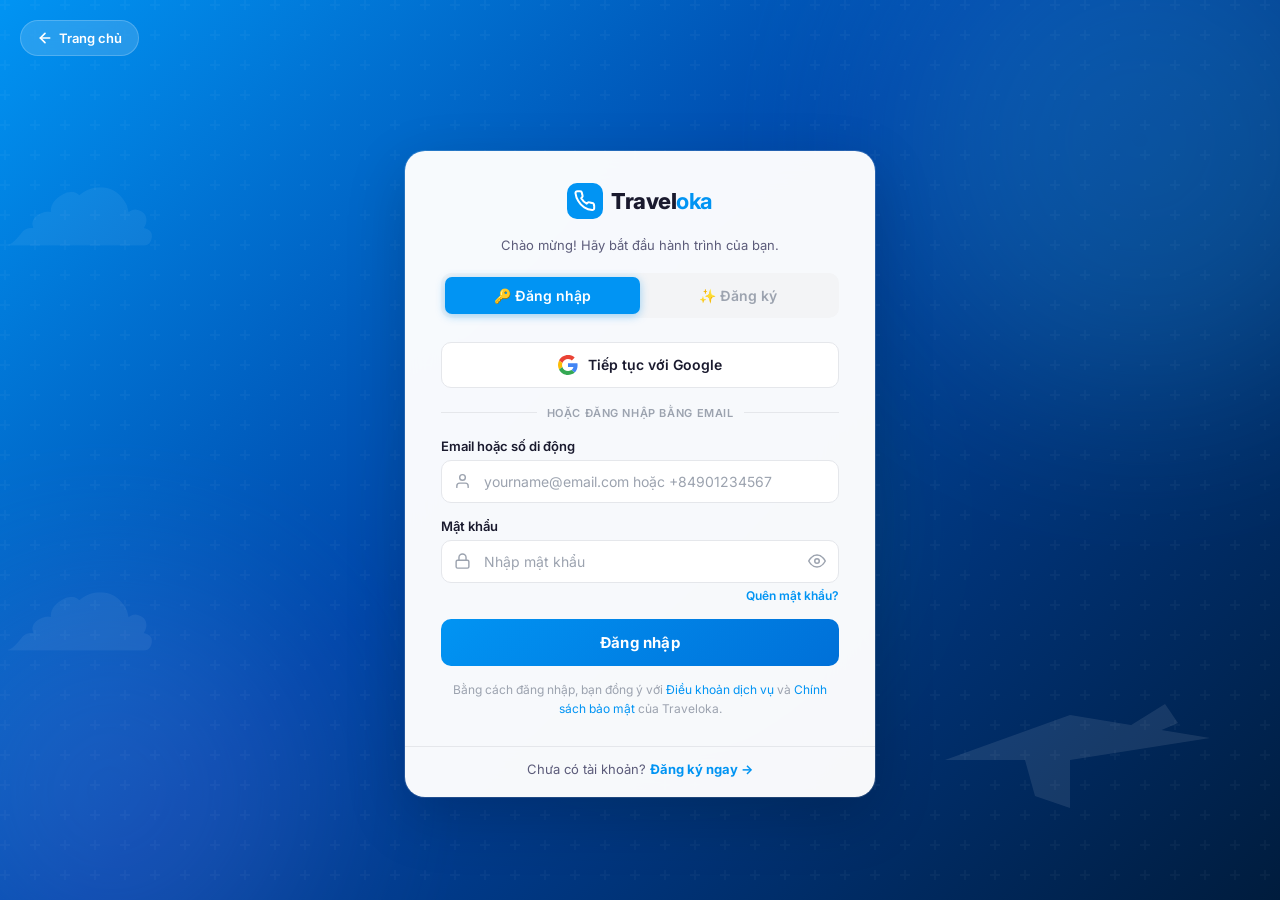
<file: auth.html>
<!DOCTYPE html>
<html lang="vi">
<head>
  <meta charset="UTF-8" />
  <meta name="viewport" content="width=device-width, initial-scale=1.0" />
  <title>Đăng nhập / Đăng ký – Traveloka</title>
  <meta name="description" content="Đăng nhập hoặc tạo tài khoản Traveloka để đặt vé máy bay, khách sạn và nhiều hơn nữa." />
  <link rel="preconnect" href="https://fonts.googleapis.com" />
  <link rel="preconnect" href="https://fonts.gstatic.com" crossorigin />
  <link href="https://fonts.googleapis.com/css2?family=Inter:wght@400;500;600;700;800&display=swap" rel="stylesheet" />
  <script src="https://accounts.google.com/gsi/client" async defer></script>
  <style>
    *, *::before, *::after { box-sizing: border-box; margin: 0; padding: 0; }

    :root {
      --primary: #0194F3;
      --primary-dark: #0176CC;
      --primary-light: #E8F4FE;
      --surface: #ffffff;
      --text-primary: #1A1A2E;
      --text-secondary: #5C5C7A;
      --text-muted: #9CA3AF;
      --border: #E5E7EB;
      --border-focus: #0194F3;
      --danger: #EF4444;
      --success: #10B981;
      --shadow-lg: 0 20px 60px rgba(0,0,0,0.18);
      --radius: 12px;
      --radius-lg: 20px;
    }

    html, body { height: 100%; font-family: 'Inter', -apple-system, BlinkMacSystemFont, sans-serif; background: #f0f6ff; overflow-x: hidden; }

    /* ANIMATED BACKGROUND */
    .bg-scene {
      position: fixed; inset: 0; z-index: 0;
      background: linear-gradient(135deg, #0194F3 0%, #0046A8 45%, #001C3D 100%);
      overflow: hidden;
    }
    .bg-scene::before {
      content: '';
      position: absolute; inset: 0;
      background: url("data:image/svg+xml,%3Csvg width='60' height='60' viewBox='0 0 60 60' xmlns='http://www.w3.org/2000/svg'%3E%3Cg fill='none' fill-rule='evenodd'%3E%3Cg fill='%23ffffff' fill-opacity='0.03'%3E%3Cpath d='M36 34v-4h-2v4h-4v2h4v4h2v-4h4v-2h-4zm0-30V0h-2v4h-4v2h4v4h2V6h4V4h-4zM6 34v-4H4v4H0v2h4v4h2v-4h4v-2H6zM6 4V0H4v4H0v2h4v4h2V6h4V4H6z'/%3E%3C/g%3E%3C/g%3E%3C/svg%3E");
    }
    .bg-blob { position: absolute; border-radius: 50%; filter: blur(90px); opacity: 0.18; animation: blobFloat 12s ease-in-out infinite; }
    .bg-blob.b1 { width: 520px; height: 520px; background: #38BDF8; top: -120px; right: -120px; animation-delay: 0s; }
    .bg-blob.b2 { width: 420px; height: 420px; background: #818CF8; bottom: -100px; left: -100px; animation-delay: -5s; }
    .bg-blob.b3 { width: 320px; height: 320px; background: #34D399; top: 40%; left: 40%; animation-delay: -9s; }

    @keyframes blobFloat {
      0%, 100% { transform: translate(0,0) scale(1); }
      33% { transform: translate(28px, -22px) scale(1.06); }
      66% { transform: translate(-18px, 16px) scale(0.94); }
    }

    /* CLOUD SHAPES */
    .cloud {
      position: fixed; opacity: 0.06; white-space: nowrap;
      font-size: 160px; user-select: none; pointer-events: none; color: white;
      animation: cloudDrift 30s linear infinite;
    }
    .cloud.c1 { top: 10%; animation-delay: 0s; animation-duration: 35s; }
    .cloud.c2 { top: 55%; animation-delay: -18s; animation-duration: 28s; }
    @keyframes cloudDrift {
      from { transform: translateX(-300px); }
      to   { transform: translateX(110vw); }
    }

    /* PLANE DECO */
    .plane-deco {
      position: fixed; bottom: 30px; right: 50px; opacity: 0.09; z-index: 0;
      animation: planeFloat 14s ease-in-out infinite;
    }
    @keyframes planeFloat {
      0%, 100% { transform: translateY(0) rotate(-4deg); }
      50% { transform: translateY(-28px) rotate(3deg); }
    }

    /* LAYOUT */
    .page-wrapper {
      position: relative; z-index: 1;
      min-height: 100vh;
      display: flex; align-items: center; justify-content: center;
      padding: 80px 16px 32px;
    }

    /* CARD */
    .auth-card {
      width: 100%; max-width: 470px;
      background: rgba(255,255,255,0.97);
      backdrop-filter: blur(24px);
      border-radius: var(--radius-lg);
      box-shadow: var(--shadow-lg), 0 0 0 1px rgba(255,255,255,0.15);
      overflow: hidden;
      animation: cardUp 0.55s cubic-bezier(0.34, 1.56, 0.64, 1) both;
    }
    @keyframes cardUp {
      from { opacity: 0; transform: translateY(48px) scale(0.95); }
      to   { opacity: 1; transform: translateY(0) scale(1); }
    }

    /* CARD HEADER */
    .card-header { padding: 32px 36px 0; text-align: center; }
    .logo-link { display: inline-flex; align-items: center; gap: 8px; text-decoration: none; margin-bottom: 18px; }
    .logo-icon { width: 36px; height: 36px; background: var(--primary); border-radius: 10px; display: flex; align-items: center; justify-content: center; }
    .logo-wordmark { font-size: 22px; font-weight: 800; color: var(--text-primary); letter-spacing: -0.5px; }
    .logo-wordmark strong { color: var(--primary); }
    .card-subtitle { font-size: 13px; color: var(--text-secondary); margin-bottom: 4px; }

    /* TABS */
    .tab-row {
      display: flex; background: #F3F4F6; border-radius: 10px;
      padding: 4px; margin: 20px 36px 0;
    }
    .tab-btn {
      flex: 1; padding: 10px 0; border: none; border-radius: 7px;
      background: transparent; font-family: inherit; font-size: 14px;
      font-weight: 600; color: var(--text-muted); cursor: pointer;
      transition: all 0.22s ease;
    }
    .tab-btn.active { background: var(--primary); color: white; box-shadow: 0 2px 10px rgba(1,148,243,0.38); }
    .tab-btn:not(.active):hover { color: var(--primary); }

    /* BODY */
    .card-body { padding: 24px 36px 28px; }
    .form-panel { display: none; }
    .form-panel.active { display: block; animation: panelIn 0.28s ease both; }
    @keyframes panelIn { from { opacity: 0; transform: translateY(8px); } to { opacity: 1; transform: none; } }

    /* GOOGLE BUTTON */
    .btn-google {
      display: flex; align-items: center; justify-content: center; gap: 10px;
      width: 100%; padding: 12px 16px; border: 1.5px solid #E5E7EB;
      border-radius: 10px; background: white; font-family: inherit;
      font-size: 14px; font-weight: 600; color: var(--text-primary);
      cursor: pointer; transition: all 0.2s ease; margin-bottom: 18px;
    }
    .btn-google:hover { border-color: #DB4437; background: #FFF8F7; box-shadow: 0 3px 14px rgba(219,68,55,0.14); transform: translateY(-1px); }

    /* DIVIDER */
    .divider {
      display: flex; align-items: center; gap: 10px;
      margin-bottom: 18px; color: var(--text-muted);
      font-size: 11px; font-weight: 600; text-transform: uppercase; letter-spacing: 0.6px;
    }
    .divider::before, .divider::after { content: ''; flex: 1; height: 1px; background: var(--border); }

    /* FORM FIELDS */
    .field-group { margin-bottom: 15px; }
    .field-label { display: block; font-size: 13px; font-weight: 600; color: var(--text-primary); margin-bottom: 6px; }
    .field-wrap { position: relative; }
    .field-icon { position: absolute; left: 13px; top: 50%; transform: translateY(-50%); color: var(--text-muted); display: flex; pointer-events: none; }
    .field-input {
      width: 100%; padding: 12px 42px; border: 1.5px solid var(--border);
      border-radius: 10px; font-family: inherit; font-size: 14px;
      color: var(--text-primary); background: white; transition: all 0.2s; outline: none;
    }
    .field-input::placeholder { color: var(--text-muted); }
    .field-input:focus { border-color: var(--primary); box-shadow: 0 0 0 3px rgba(1,148,243,0.13); }
    .field-input.err { border-color: var(--danger); }

    .toggle-pwd {
      position: absolute; right: 13px; top: 50%; transform: translateY(-50%);
      background: none; border: none; cursor: pointer; color: var(--text-muted);
      display: flex; padding: 0; transition: color 0.2s;
    }
    .toggle-pwd:hover { color: var(--primary); }

    /* FORGOT */
    .forgot-link {
      display: block; text-align: right; font-size: 12px; font-weight: 600;
      color: var(--primary); text-decoration: none; margin-top: -10px; margin-bottom: 16px;
    }
    .forgot-link:hover { text-decoration: underline; }

    /* PRIMARY BUTTON */
    .btn-primary {
      display: flex; align-items: center; justify-content: center; gap: 8px;
      width: 100%; padding: 14px; border: none; border-radius: 10px;
      background: linear-gradient(135deg, #0194F3 0%, #0070D8 100%);
      color: white; font-family: inherit; font-size: 15px; font-weight: 700;
      cursor: pointer; letter-spacing: 0.2px; transition: all 0.2s; position: relative; overflow: hidden;
    }
    .btn-primary:hover { transform: translateY(-1px); box-shadow: 0 6px 22px rgba(1,148,243,0.42); }
    .btn-primary:active { transform: none; }
    .btn-primary.loading { pointer-events: none; opacity: 0.82; }

    .spinner {
      width: 18px; height: 18px; border: 2px solid rgba(255,255,255,0.35);
      border-top-color: white; border-radius: 50%;
      animation: spin 0.7s linear infinite; display: none;
    }
    .btn-primary.loading .spinner { display: block; }
    .btn-primary.loading .btn-label { display: none; }
    @keyframes spin { to { transform: rotate(360deg); } }

    /* TERMS */
    .terms-text { font-size: 12px; color: var(--text-muted); text-align: center; margin-top: 12px; line-height: 1.6; }
    .terms-text a { color: var(--primary); text-decoration: none; }
    .terms-text a:hover { text-decoration: underline; }

    /* SWITCH PANEL */
    .switch-panel {
      text-align: center; padding: 14px 36px 20px;
      border-top: 1px solid var(--border);
      font-size: 13px; color: var(--text-secondary);
    }
    .switch-panel a { color: var(--primary); font-weight: 700; text-decoration: none; cursor: pointer; }
    .switch-panel a:hover { text-decoration: underline; }

    /* ALERT BOX */
    .alert-box {
      display: none; padding: 11px 14px; border-radius: 9px;
      font-size: 13px; font-weight: 500; margin-bottom: 16px;
      gap: 8px; align-items: flex-start;
    }
    .alert-box.show { display: flex; }
    .alert-box.error { background: #FEF2F2; color: #B91C1C; border: 1px solid #FCA5A5; }
    .alert-box.success { background: #F0FDF4; color: #166534; border: 1px solid #86EFAC; }

    /* PASSWORD STRENGTH */
    .pwd-strength { display: flex; gap: 4px; margin-top: 7px; }
    .pwd-bar { flex: 1; height: 3px; border-radius: 99px; background: var(--border); transition: background 0.3s; }
    .pwd-bar.filled.weak   { background: #EF4444; }
    .pwd-bar.filled.fair   { background: #F59E0B; }
    .pwd-bar.filled.good   { background: #10B981; }
    .pwd-bar.filled.strong { background: #0194F3; }
    .pwd-hint { font-size: 11px; color: var(--text-muted); margin-top: 4px; }

    /* GENDER */
    .gender-group { display: flex; gap: 10px; }
    .gender-option { flex: 1; }
    .gender-option input[type="radio"] { display: none; }
    .gender-option label {
      display: flex; align-items: center; justify-content: center; gap: 6px;
      padding: 10px; border: 1.5px solid var(--border); border-radius: 10px;
      font-size: 13px; font-weight: 500; color: var(--text-secondary);
      cursor: pointer; transition: all 0.2s;
    }
    .gender-option input:checked + label { border-color: var(--primary); background: var(--primary-light); color: var(--primary); }

    /* BACK BUTTON */
    .back-link {
      display: inline-flex; align-items: center; gap: 6px;
      position: fixed; top: 20px; left: 20px; z-index: 10;
      background: rgba(255,255,255,0.15); backdrop-filter: blur(12px);
      color: white; text-decoration: none; font-size: 13px; font-weight: 600;
      padding: 9px 16px; border-radius: 99px; border: 1px solid rgba(255,255,255,0.2);
      transition: all 0.2s;
    }
    .back-link:hover { background: rgba(255,255,255,0.25); transform: translateX(-2px); }

    /* SUCCESS OVERLAY */
    .success-overlay {
      display: none; position: fixed; inset: 0; z-index: 100;
      background: rgba(0,0,0,0.55); backdrop-filter: blur(5px);
      align-items: center; justify-content: center;
    }
    .success-overlay.show { display: flex; }
    .success-modal {
      background: white; border-radius: var(--radius-lg); padding: 44px 52px;
      text-align: center; max-width: 360px; width: 90%;
      animation: popIn 0.4s cubic-bezier(0.34, 1.56, 0.64, 1) both;
    }
    @keyframes popIn { from { opacity: 0; transform: scale(0.72); } to { opacity: 1; transform: scale(1); } }
    .success-icon { width: 76px; height: 76px; border-radius: 50%; background: #F0FDF4; display: flex; align-items: center; justify-content: center; margin: 0 auto 18px; }
    .success-title { font-size: 21px; font-weight: 800; color: var(--text-primary); margin-bottom: 10px; }
    .success-desc { font-size: 14px; color: var(--text-secondary); line-height: 1.65; margin-bottom: 24px; }

    @media (max-width: 480px) {
      .card-body, .card-header { padding-left: 20px; padding-right: 20px; }
      .tab-row, .switch-panel { margin-left: 20px; margin-right: 20px; padding-left: 20px; padding-right: 20px; }
      .success-modal { padding: 32px 24px; }
    }
  </style>
</head>
<body>

<!-- BACKGROUND -->
<div class="bg-scene">
  <div class="bg-blob b1"></div>
  <div class="bg-blob b2"></div>
  <div class="bg-blob b3"></div>
</div>

<!-- CLOUDS -->
<div class="cloud c1">☁</div>
<div class="cloud c2">☁</div>

<!-- PLANE DECO -->
<svg class="plane-deco" width="300" height="220" viewBox="0 0 300 220" fill="white" xmlns="http://www.w3.org/2000/svg">
  <path d="M15 110 L140 65 L280 88 L140 110 Z"/>
  <path d="M95 110 L140 110 L140 158 L105 146 Z"/>
  <path d="M190 82 L235 54 L248 73 L194 96 Z"/>
  <circle cx="80" cy="105" r="5"/>
  <circle cx="100" cy="100" r="4"/>
  <circle cx="120" cy="96" r="4"/>
</svg>

<!-- BACK BUTTON -->
<a href="index.html" class="back-link" id="btn-back-home">
  <svg width="16" height="16" viewBox="0 0 24 24" fill="none" stroke="currentColor" stroke-width="2.5" stroke-linecap="round" stroke-linejoin="round">
    <path d="M19 12H5"/><path d="M12 19l-7-7 7-7"/>
  </svg>
  Trang chủ
</a>

<!-- MAIN CARD -->
<div class="page-wrapper">
  <div class="auth-card">

    <!-- HEADER -->
    <div class="card-header">
      <a href="index.html" class="logo-link" id="link-logo">
        <div class="logo-icon">
          <svg width="22" height="22" viewBox="0 0 24 24" fill="none" stroke="white" stroke-width="2.2" stroke-linecap="round" stroke-linejoin="round">
            <path d="M22 16.92v3a2 2 0 0 1-2.18 2 19.79 19.79 0 0 1-8.63-3.07A19.5 19.5 0 0 1 4.69 12a19.79 19.79 0 0 1-3.07-8.67A2 2 0 0 1 3.6 1.27h3a2 2 0 0 1 2 1.72c.127.96.361 1.903.7 2.81a2 2 0 0 1-.45 2.11L7.91 8.9a16 16 0 0 0 6 6l.92-.92a2 2 0 0 1 2.11-.45c.907.339 1.85.573 2.81.7A2 2 0 0 1 21.73 16.92z"/>
          </svg>
        </div>
        <div class="logo-wordmark">Travel<strong>oka</strong></div>
      </a>
      <p class="card-subtitle">Chào mừng! Hãy bắt đầu hành trình của bạn.</p>
    </div>

    <!-- TABS -->
    <div class="tab-row">
      <button class="tab-btn active" id="tab-login" onclick="switchTab('login')">🔑 Đăng nhập</button>
      <button class="tab-btn" id="tab-register" onclick="switchTab('register')">✨ Đăng ký</button>
    </div>

    <!-- BODY -->
    <div class="card-body">

      <!-- ═══ LOGIN PANEL ═══ -->
      <div class="form-panel active" id="panel-login">
        <div class="alert-box" id="login-alert">
          <svg width="16" height="16" viewBox="0 0 24 24" fill="currentColor" style="flex-shrink:0;margin-top:1px"><path d="M12 2C6.48 2 2 6.48 2 12s4.48 10 10 10 10-4.48 10-10S17.52 2 12 2zm1 15h-2v-2h2v2zm0-4h-2V7h2v6z"/></svg>
          <span id="login-alert-msg"></span>
        </div>

        <button class="btn-google" id="btn-google-login" onclick="handleGoogleAuth(this, 'login')">
          <svg width="20" height="20" viewBox="0 0 48 48">
            <path fill="#EA4335" d="M24 9.5c3.54 0 6.71 1.22 9.21 3.6l6.85-6.85C35.9 2.38 30.47 0 24 0 14.62 0 6.51 5.38 2.56 13.22l7.98 6.19C12.43 13.72 17.74 9.5 24 9.5z"/>
            <path fill="#4285F4" d="M46.98 24.55c0-1.57-.15-3.09-.38-4.55H24v9.02h12.94c-.58 2.96-2.26 5.48-4.78 7.18l7.73 6c4.51-4.18 7.09-10.36 7.09-17.65z"/>
            <path fill="#FBBC05" d="M10.53 28.59c-.48-1.45-.76-2.99-.76-4.59s.27-3.14.76-4.59l-7.98-6.19C.92 16.46 0 20.12 0 24c0 3.88.92 7.54 2.56 10.78l7.97-6.19z"/>
            <path fill="#34A853" d="M24 48c6.48 0 11.93-2.13 15.89-5.81l-7.73-6c-2.18 1.48-4.97 2.31-8.16 2.31-6.26 0-11.57-4.22-13.47-9.91l-7.98 6.19C6.51 42.62 14.62 48 24 48z"/>
          </svg>
          Tiếp tục với Google
        </button>

        <div class="divider">hoặc đăng nhập bằng email</div>

        <div class="field-group">
          <label class="field-label" for="login-email">Email hoặc số di động</label>
          <div class="field-wrap">
            <span class="field-icon"><svg width="17" height="17" viewBox="0 0 24 24" fill="none" stroke="currentColor" stroke-width="2" stroke-linecap="round" stroke-linejoin="round"><path d="M20 21v-2a4 4 0 0 0-4-4H8a4 4 0 0 0-4 4v2"/><circle cx="12" cy="7" r="4"/></svg></span>
            <input class="field-input" type="text" id="login-email" placeholder="yourname@email.com hoặc +84901234567" autocomplete="username" />
          </div>
        </div>

        <div class="field-group">
          <label class="field-label" for="login-password">Mật khẩu</label>
          <div class="field-wrap">
            <span class="field-icon"><svg width="17" height="17" viewBox="0 0 24 24" fill="none" stroke="currentColor" stroke-width="2" stroke-linecap="round" stroke-linejoin="round"><rect x="3" y="11" width="18" height="11" rx="2" ry="2"/><path d="M7 11V7a5 5 0 0 1 10 0v4"/></svg></span>
            <input class="field-input" type="password" id="login-password" placeholder="Nhập mật khẩu" autocomplete="current-password" onkeydown="if(event.key==='Enter')handleLogin()" />
            <button class="toggle-pwd" type="button" onclick="togglePwd('login-password', this)" aria-label="Hiện mật khẩu">
              <svg width="18" height="18" viewBox="0 0 24 24" fill="none" stroke="currentColor" stroke-width="2" stroke-linecap="round" stroke-linejoin="round"><path d="M1 12s4-8 11-8 11 8 11 8-4 8-11 8-11-8-11-8z"/><circle cx="12" cy="12" r="3"/></svg>
            </button>
          </div>
        </div>

        <a href="#" class="forgot-link" id="link-forgot" onclick="return showForgot()">Quên mật khẩu?</a>

        <button class="btn-primary" id="btn-login" onclick="handleLogin()">
          <span class="btn-label">Đăng nhập</span>
          <div class="spinner"></div>
        </button>

        <p class="terms-text" style="margin-top:14px;">
          Bằng cách đăng nhập, bạn đồng ý với <a href="#">Điều khoản dịch vụ</a> và <a href="#">Chính sách bảo mật</a> của Traveloka.
        </p>
      </div>

      <!-- ═══ REGISTER PANEL ═══ -->
      <div class="form-panel" id="panel-register">
        <div class="alert-box" id="register-alert">
          <svg width="16" height="16" viewBox="0 0 24 24" fill="currentColor" style="flex-shrink:0;margin-top:1px"><path d="M12 2C6.48 2 2 6.48 2 12s4.48 10 10 10 10-4.48 10-10S17.52 2 12 2zm1 15h-2v-2h2v2zm0-4h-2V7h2v6z"/></svg>
          <span id="register-alert-msg"></span>
        </div>

        <button class="btn-google" id="btn-google-register" onclick="handleGoogleAuth(this, 'register')">
          <svg width="20" height="20" viewBox="0 0 48 48">
            <path fill="#EA4335" d="M24 9.5c3.54 0 6.71 1.22 9.21 3.6l6.85-6.85C35.9 2.38 30.47 0 24 0 14.62 0 6.51 5.38 2.56 13.22l7.98 6.19C12.43 13.72 17.74 9.5 24 9.5z"/>
            <path fill="#4285F4" d="M46.98 24.55c0-1.57-.15-3.09-.38-4.55H24v9.02h12.94c-.58 2.96-2.26 5.48-4.78 7.18l7.73 6c4.51-4.18 7.09-10.36 7.09-17.65z"/>
            <path fill="#FBBC05" d="M10.53 28.59c-.48-1.45-.76-2.99-.76-4.59s.27-3.14.76-4.59l-7.98-6.19C.92 16.46 0 20.12 0 24c0 3.88.92 7.54 2.56 10.78l7.97-6.19z"/>
            <path fill="#34A853" d="M24 48c6.48 0 11.93-2.13 15.89-5.81l-7.73-6c-2.18 1.48-4.97 2.31-8.16 2.31-6.26 0-11.57-4.22-13.47-9.91l-7.98 6.19C6.51 42.62 14.62 48 24 48z"/>
          </svg>
          Đăng ký với Google
        </button>

        <div class="divider">hoặc tạo tài khoản mới</div>

        <div class="field-group">
          <label class="field-label" for="reg-name">Họ và tên</label>
          <div class="field-wrap">
            <span class="field-icon"><svg width="17" height="17" viewBox="0 0 24 24" fill="none" stroke="currentColor" stroke-width="2" stroke-linecap="round" stroke-linejoin="round"><path d="M20 21v-2a4 4 0 0 0-4-4H8a4 4 0 0 0-4 4v2"/><circle cx="12" cy="7" r="4"/></svg></span>
            <input class="field-input" type="text" id="reg-name" placeholder="Nguyễn Văn A" autocomplete="name" />
          </div>
        </div>

        <div class="field-group">
          <label class="field-label" for="reg-email">Email</label>
          <div class="field-wrap">
            <span class="field-icon"><svg width="17" height="17" viewBox="0 0 24 24" fill="none" stroke="currentColor" stroke-width="2" stroke-linecap="round" stroke-linejoin="round"><path d="M4 4h16c1.1 0 2 .9 2 2v12c0 1.1-.9 2-2 2H4c-1.1 0-2-.9-2-2V6c0-1.1.9-2 2-2z"/><polyline points="22,6 12,13 2,6"/></svg></span>
            <input class="field-input" type="email" id="reg-email" placeholder="yourname@email.com" autocomplete="email" />
          </div>
        </div>

        <div class="field-group">
          <label class="field-label" for="reg-phone">Số điện thoại <span style="font-weight:400;color:var(--text-muted)">(tuỳ chọn)</span></label>
          <div class="field-wrap">
            <span class="field-icon"><svg width="17" height="17" viewBox="0 0 24 24" fill="none" stroke="currentColor" stroke-width="2" stroke-linecap="round" stroke-linejoin="round"><path d="M22 16.92v3a2 2 0 0 1-2.18 2 19.79 19.79 0 0 1-8.63-3.07A19.5 19.5 0 0 1 4.69 12a19.79 19.79 0 0 1-3.07-8.67A2 2 0 0 1 3.6 1.27h3a2 2 0 0 1 2 1.72c.127.96.361 1.903.7 2.81a2 2 0 0 1-.45 2.11L7.91 8.9a16 16 0 0 0 6 6l.92-.92a2 2 0 0 1 2.11-.45c.907.339 1.85.573 2.81.7A2 2 0 0 1 21.73 16.92z"/></svg></span>
            <input class="field-input" type="tel" id="reg-phone" placeholder="+84 901 234 567" autocomplete="tel" />
          </div>
        </div>

        <div class="field-group">
          <label class="field-label" for="reg-password">Tạo mật khẩu</label>
          <div class="field-wrap">
            <span class="field-icon"><svg width="17" height="17" viewBox="0 0 24 24" fill="none" stroke="currentColor" stroke-width="2" stroke-linecap="round" stroke-linejoin="round"><rect x="3" y="11" width="18" height="11" rx="2" ry="2"/><path d="M7 11V7a5 5 0 0 1 10 0v4"/></svg></span>
            <input class="field-input" type="password" id="reg-password" placeholder="Tối thiểu 8 ký tự" autocomplete="new-password" oninput="checkPwdStrength(this.value)" onkeydown="if(event.key==='Enter')handleRegister()" />
            <button class="toggle-pwd" type="button" onclick="togglePwd('reg-password', this)" aria-label="Hiện mật khẩu">
              <svg width="18" height="18" viewBox="0 0 24 24" fill="none" stroke="currentColor" stroke-width="2" stroke-linecap="round" stroke-linejoin="round"><path d="M1 12s4-8 11-8 11 8 11 8-4 8-11 8-11-8-11-8z"/><circle cx="12" cy="12" r="3"/></svg>
            </button>
          </div>
          <div class="pwd-strength">
            <div class="pwd-bar" id="pb1"></div>
            <div class="pwd-bar" id="pb2"></div>
            <div class="pwd-bar" id="pb3"></div>
            <div class="pwd-bar" id="pb4"></div>
          </div>
          <p class="pwd-hint" id="pwd-hint"></p>
        </div>

        <div class="field-group">
          <label class="field-label">Giới tính</label>
          <div class="gender-group">
            <div class="gender-option">
              <input type="radio" name="gender" id="g-male" value="male" checked />
              <label for="g-male">
                <svg width="14" height="14" viewBox="0 0 24 24" fill="currentColor"><path d="M16 2v2h3.59L14.5 9.09A7 7 0 1 0 15.91 10.5L21 5.41V9h2V2h-7zm-5 17a5 5 0 1 1 0-10 5 5 0 0 1 0 10z"/></svg>
                Nam
              </label>
            </div>
            <div class="gender-option">
              <input type="radio" name="gender" id="g-female" value="female" />
              <label for="g-female">
                <svg width="14" height="14" viewBox="0 0 24 24" fill="currentColor"><path d="M12 2a6 6 0 0 1 6 6c0 2.97-2.16 5.44-5 5.92V16h2v2h-2v3h-2v-3H9v-2h2v-2.08C8.16 13.44 6 10.97 6 8a6 6 0 0 1 6-6z"/></svg>
                Nữ
              </label>
            </div>
          </div>
        </div>

        <button class="btn-primary" id="btn-register" onclick="handleRegister()">
          <span class="btn-label">Tạo tài khoản</span>
          <div class="spinner"></div>
        </button>

        <p class="terms-text" style="margin-top:12px;">
          Bằng cách đăng ký, bạn đồng ý với <a href="#">Điều khoản dịch vụ</a>, <a href="#">Chính sách bảo mật</a> và nhận thông tin khuyến mãi từ Traveloka.
        </p>
      </div>

    </div><!-- /card-body -->

    <!-- SWITCH -->
    <div class="switch-panel" id="switch-login">Chưa có tài khoản? <a onclick="switchTab('register')">Đăng ký ngay →</a></div>
    <div class="switch-panel" id="switch-register" style="display:none;">Đã có tài khoản? <a onclick="switchTab('login')">Đăng nhập →</a></div>

  </div><!-- /auth-card -->
</div>

<!-- SUCCESS OVERLAY -->
<div class="success-overlay" id="success-overlay">
  <div class="success-modal">
    <div class="success-icon">
      <svg width="40" height="40" viewBox="0 0 24 24" fill="none" stroke="#10B981" stroke-width="2.5" stroke-linecap="round" stroke-linejoin="round">
        <polyline points="20 6 9 17 4 12"/>
      </svg>
    </div>
    <div class="success-title" id="success-title">Thành công!</div>
    <div class="success-desc" id="success-desc">Chào mừng bạn đến với Traveloka.</div>
    <button class="btn-primary" onclick="window.location.href='index.html'" style="max-width:200px;margin:0 auto;">
      <span class="btn-label">Về trang chủ</span>
    </button>
  </div>
</div>

<script>
  /* TAB SWITCH */
  function switchTab(tab) {
    const isLogin = tab === 'login';
    document.getElementById('tab-login').classList.toggle('active', isLogin);
    document.getElementById('tab-register').classList.toggle('active', !isLogin);
    document.getElementById('panel-login').classList.toggle('active', isLogin);
    document.getElementById('panel-register').classList.toggle('active', !isLogin);
    document.getElementById('switch-login').style.display = isLogin ? '' : 'none';
    document.getElementById('switch-register').style.display = isLogin ? 'none' : '';
    hideAlert('login-alert'); hideAlert('register-alert');
  }

  /* PASSWORD TOGGLE */
  function togglePwd(id, btn) {
    const inp = document.getElementById(id);
    const show = inp.type === 'password';
    inp.type = show ? 'text' : 'password';
    btn.innerHTML = show
      ? `<svg width="18" height="18" viewBox="0 0 24 24" fill="none" stroke="currentColor" stroke-width="2" stroke-linecap="round" stroke-linejoin="round"><path d="M17.94 17.94A10.07 10.07 0 0 1 12 20c-7 0-11-8-11-8a18.45 18.45 0 0 1 5.06-5.94M9.9 4.24A9.12 9.12 0 0 1 12 4c7 0 11 8 11 8a18.5 18.5 0 0 1-2.16 3.19m-6.72-1.07a3 3 0 1 1-4.24-4.24"/><line x1="1" y1="1" x2="23" y2="23"/></svg>`
      : `<svg width="18" height="18" viewBox="0 0 24 24" fill="none" stroke="currentColor" stroke-width="2" stroke-linecap="round" stroke-linejoin="round"><path d="M1 12s4-8 11-8 11 8 11 8-4 8-11 8-11-8-11-8z"/><circle cx="12" cy="12" r="3"/></svg>`;
  }

  /* PASSWORD STRENGTH */
  function checkPwdStrength(val) {
    const bars = ['pb1','pb2','pb3','pb4'].map(id => document.getElementById(id));
    const hint = document.getElementById('pwd-hint');
    bars.forEach(b => b.className = 'pwd-bar');
    if (!val) { hint.textContent = ''; return; }
    let score = 0;
    if (val.length >= 8) score++;
    if (/[A-Z]/.test(val)) score++;
    if (/[0-9]/.test(val)) score++;
    if (/[^A-Za-z0-9]/.test(val)) score++;
    const cls = ['','weak','fair','good','strong'];
    const lbl = ['','Quá yếu','Trung bình','Tốt','Mạnh'];
    for (let i = 0; i < score; i++) bars[i].className = 'pwd-bar filled ' + cls[score];
    hint.textContent = lbl[score];
    hint.style.color = score <= 1 ? '#EF4444' : score === 2 ? '#F59E0B' : score === 3 ? '#10B981' : '#0194F3';
  }

  /* ALERTS */
  function showAlert(id, msg, type = 'error') {
    const box = document.getElementById(id);
    const msgEl = document.getElementById(id + '-msg');
    if (msgEl) msgEl.textContent = msg;
    box.className = 'alert-box ' + type + ' show';
  }
  function hideAlert(id) { document.getElementById(id).classList.remove('show'); }

  /* VALIDATORS */
  const isEmail = v => /^[^\s@]+@[^\s@]+\.[^\s@]+$/.test(v);
  const isPhone = v => /^[\+]?[\d\s\-\(\)]{9,15}$/.test(v.trim());

  /* LOGIN */
  function handleLogin() {
    const email = document.getElementById('login-email').value.trim();
    const pass  = document.getElementById('login-password').value;
    hideAlert('login-alert');
    if (!email) { showAlert('login-alert', 'Vui lòng nhập email hoặc số di động.'); return; }
    if (!isEmail(email) && !isPhone(email)) { showAlert('login-alert', 'Email hoặc số điện thoại không hợp lệ.'); return; }
    if (!pass)  { showAlert('login-alert', 'Vui lòng nhập mật khẩu.'); return; }
    if (pass.length < 6) { showAlert('login-alert', 'Mật khẩu cần ít nhất 6 ký tự.'); return; }
    const btn = document.getElementById('btn-login');
    btn.classList.add('loading');
    
    // Retrieve registered user if available, or extract name from email
    let registered = null;
    try { registered = JSON.parse(localStorage.getItem('registeredUser')); } catch(e) {}
    
    let fullName = 'Yến Nguyễn';
    let shortName = 'Yến';
    if (registered && registered.email === email && registered.fullName) {
      fullName = registered.fullName;
      shortName = registered.shortName || registered.fullName.split(' ').pop();
    } else if (email.includes('@')) {
      const uname = email.split('@')[0];
      fullName = uname.charAt(0).toUpperCase() + uname.slice(1);
      shortName = fullName;
    }
    
    const userSession = {
      fullName: fullName,
      shortName: shortName,
      points: 0,
      balance: '0 VNĐ',
      tier: 'Bronze Priority'
    };
    
    setTimeout(() => {
      btn.classList.remove('loading');
      localStorage.setItem('currentUser', JSON.stringify(userSession));
      showSuccess('Đăng nhập thành công', 'Chào mừng bạn quay lại. Thật tuyệt khi được gặp lại bạn!');
    }, 1800);
  }

  /* REGISTER */
  function handleRegister() {
    const name  = document.getElementById('reg-name').value.trim();
    const email = document.getElementById('reg-email').value.trim();
    const phone = document.getElementById('reg-phone').value.trim();
    const pass  = document.getElementById('reg-password').value;
    hideAlert('register-alert');
    if (!name || name.length < 2) { showAlert('register-alert', 'Vui lòng nhập họ và tên (ít nhất 2 ký tự).'); return; }
    if (!email) { showAlert('register-alert', 'Vui lòng nhập địa chỉ email.'); return; }
    if (!isEmail(email)) { showAlert('register-alert', 'Địa chỉ email không hợp lệ.'); return; }
    if (phone && !isPhone(phone)) { showAlert('register-alert', 'Số điện thoại không hợp lệ.'); return; }
    if (!pass) { showAlert('register-alert', 'Vui lòng tạo mật khẩu.'); return; }
    if (pass.length < 8) { showAlert('register-alert', 'Mật khẩu cần ít nhất 8 ký tự.'); return; }
    const btn = document.getElementById('btn-register');
    btn.classList.add('loading');
    
    const nameParts = name.split(' ');
    const shortName = nameParts[nameParts.length - 1] || name;
    
    const userSession = {
      fullName: name,
      shortName: shortName,
      email: email,
      points: 0,
      balance: '0 VNĐ',
      tier: 'Bronze Priority'
    };
    
    setTimeout(() => {
      btn.classList.remove('loading');
      localStorage.setItem('registeredUser', JSON.stringify(userSession));
      localStorage.setItem('currentUser', JSON.stringify(userSession));
      showSuccess('Đăng ký thành công', 'Bạn đã có tài khoản Traveloka. Hãy khám phá hàng ngàn chuyến đi tuyệt vời!');
    }, 2000);
  }

  /* GOOGLE AUTH */
  function handleGoogleAuth(btn, mode) {
    btn.disabled = true;
    btn.style.opacity = '0.72';
    btn.innerHTML = `<svg width="18" height="18" class="spinner" style="border:2px solid #ccc;border-top-color:#0194F3;border-radius:50%;animation:spin .7s linear infinite;display:inline-block"></svg>&nbsp; Đang kết nối Google...`;
    setTimeout(() => {
      btn.disabled = false; btn.style.opacity = '';
      const userSession = {
        fullName: 'Yến Nguyễn',
        shortName: 'Yến',
        points: 0,
        balance: '0 VNĐ',
        tier: 'Bronze Priority'
      };
      localStorage.setItem('currentUser', JSON.stringify(userSession));
      const msg = mode === 'login' ? 'Đăng nhập Google thành công' : 'Đăng ký Google thành công';
      const desc = mode === 'login'
        ? 'Chào mừng bạn quay lại Traveloka!'
        : 'Tài khoản Google của bạn đã được liên kết với Traveloka.';
      showSuccess(msg, desc);
    }, 2000);
  }

  /* GOOGLE CREDENTIAL CALLBACK */
  function handleGoogleCredential(response) {
    console.log('Google credential JWT received');
    const userSession = {
      fullName: 'Yến Nguyễn',
      shortName: 'Yến',
      points: 0,
      balance: '0 VNĐ',
      tier: 'Bronze Priority'
    };
    localStorage.setItem('currentUser', JSON.stringify(userSession));
    showSuccess('Đăng nhập Google thành công!', 'Chào mừng bạn đến với Traveloka!');
  }

  /* FORGOT PASSWORD */
  function showForgot() {
    const email = document.getElementById('login-email').value.trim();
    if (!email) { showAlert('login-alert', 'Nhập email của bạn vào ô trên, sau đó nhấn "Quên mật khẩu?"'); return false; }
    if (!isEmail(email) && !isPhone(email)) { showAlert('login-alert', 'Email không hợp lệ.'); return false; }
    showAlert('login-alert', `✅ Liên kết đặt lại mật khẩu đã được gửi đến ${email}. Kiểm tra hộp thư!`, 'success');
    return false;
  }

  /* SUCCESS MODAL */
  function showSuccess(title, desc) {
    document.getElementById('success-title').textContent = title;
    document.getElementById('success-desc').textContent  = desc;
    document.getElementById('success-overlay').classList.add('show');
  }

  /* INIT GOOGLE GSI */
  window.addEventListener('load', () => {
    if (typeof google !== 'undefined' && google.accounts) {
      google.accounts.id.initialize({
        client_id: '909540881369-n0acgq130phqtg02m2ufk6fkei6ponor.apps.googleusercontent.com',
        callback: handleGoogleCredential,
        auto_select: false,
        cancel_on_tap_outside: true,
        ux_mode: 'popup',
      });
    }
  });

  /* URL PARAM: open register tab if ?tab=register */
  (function() {
    const params = new URLSearchParams(window.location.search);
    if (params.get('tab') === 'register') switchTab('register');
  })();
</script>
</body>
</html>
</file>
